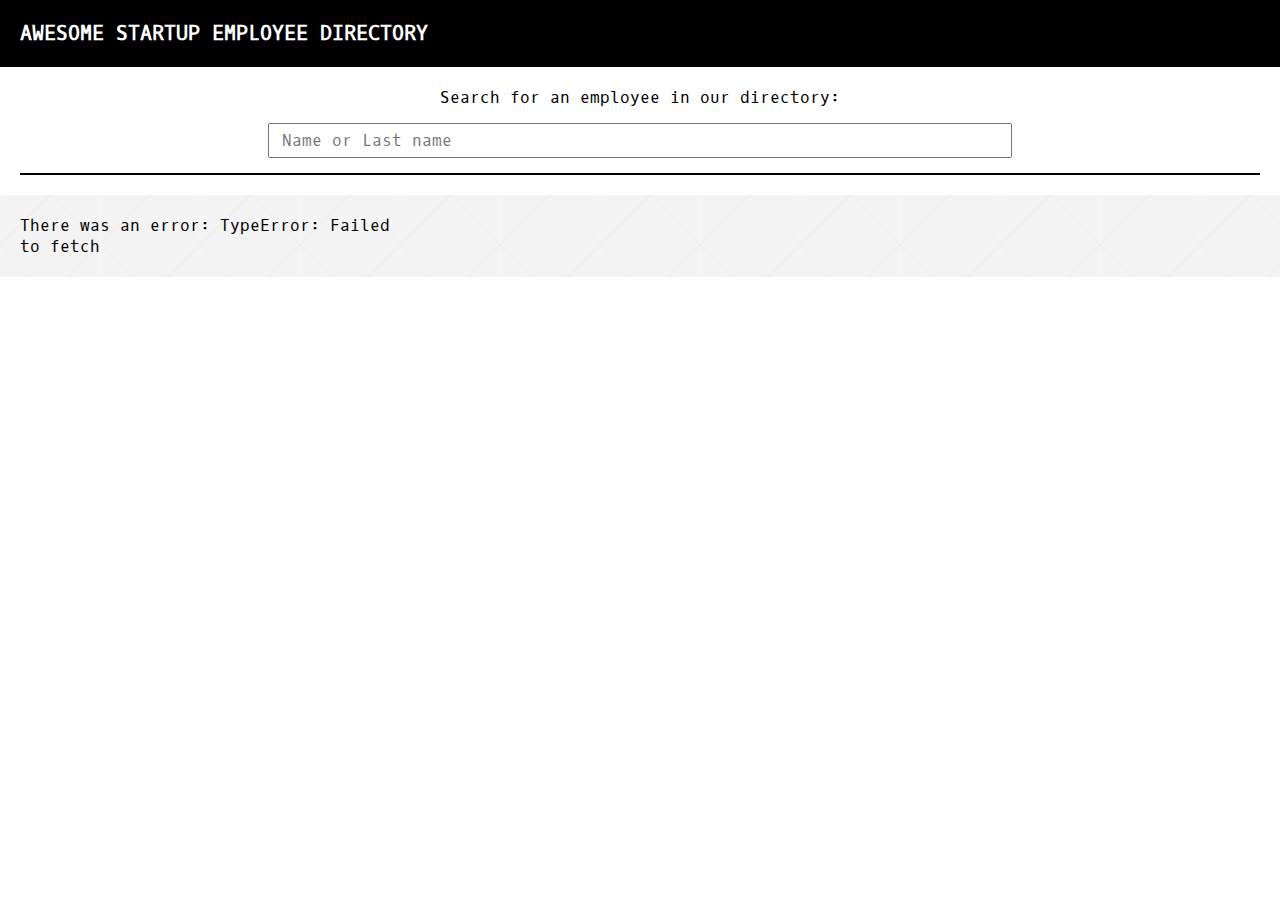
<file: directory/index.html>
<!doctype html>
<html lang="en">
  <head>
    <meta charset="utf-8">
    <meta name="viewport" content="width=device-width, initial-scale=1, shrink-to-fit=no">

    <title>Employee Directory | Awesome Startup</title>

    <link rel="stylesheet" href="css/normalize.css">
    <link href="https://fonts.googleapis.com/css?family=Oxygen+Mono" rel="stylesheet">
    <link rel="stylesheet" href="css/style.css">
  </head>
  <body>
    <header>
      <h1>AWESOME STARTUP EMPLOYEE DIRECTORY</h1>
    </header>

    <section id="modal_section">
      
        
    </section>

    <main>

      <section id="search">
        <label>Search for an employee in our directory:</label>
        <input type="text" id="search_employee" name="search_employee" placeholder="Name or Last name">
      </section>

      <section id="directory">

      </section>

    </main>
    
    <script src="js/app.js"></script>
  </body>
</html>
</file>
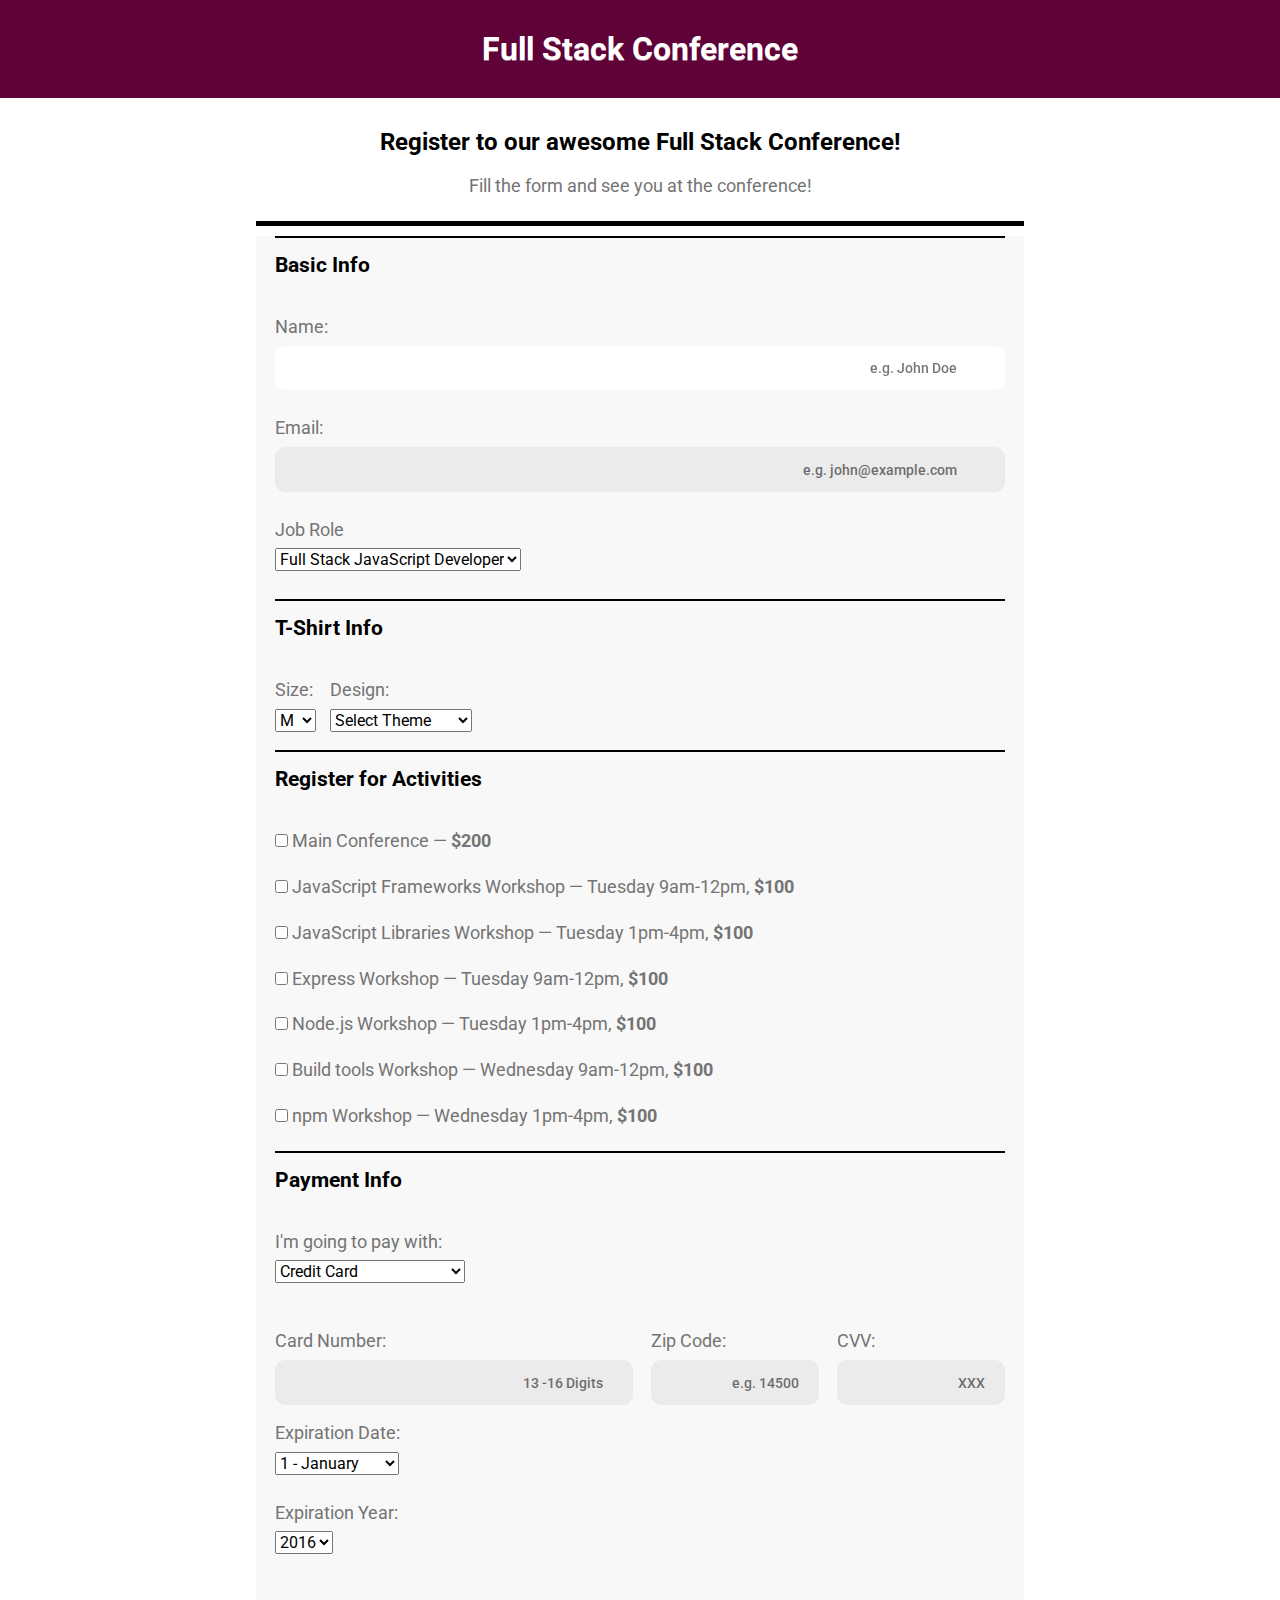
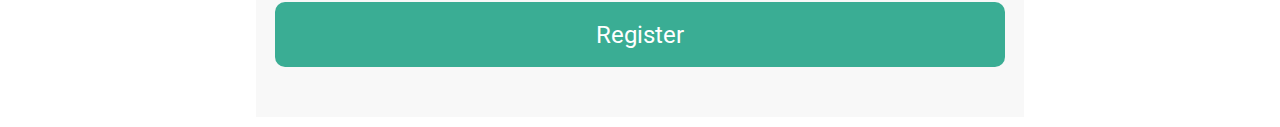
<file: form/index.html>
<!DOCTYPE html>
<html lang="en">
<head>
  <meta charset="utf-8">
  <meta name="viewport" content="width=device-width, initial-scale=1.0">
	<title>Register for Full Stack Conf</title>
  <link href="https://fonts.googleapis.com/css?family=Roboto:400,500,700" rel="stylesheet" type="text/css">
  <link rel="stylesheet" href="css/normalize.css">
	<link rel="stylesheet" href="css/style.css">
</head>
<body>
	<main class="container">
    
    <header>
      
      <h1>Full Stack Conference</h1>
    </header>



    <section id="headings">
      <h2>Register to our awesome Full Stack Conference!</h2>
      <p>Fill the form and see you at the conference!</p>
    </section>

    <form action="index.html" method="post">
              
      <fieldset>         
        <legend>Basic Info</legend>
        
        <label for="name">Name:</label>
        <input type="text" id="name" name="user_name" placeholder="e.g. John Doe">
        
        <label for="mail">Email:</label>
        <input type="email" id="mail" name="user_email" placeholder="e.g. john@example.com">
        
        <label for="title">Job Role</label>
        <select id="title" name="user_title">
          <option value="full-stack js developer">Full Stack JavaScript Developer</option>
          <option value="front-end developer">Front End Developer</option>
          <option value="back-end developer">Back End Developer</option>
          <option value="designer">Designer</option>          
          <option value="student">Student</option>
          <option value="other">Other</option>  
        </select>    
        
        <label for="other-title"></label>
        <input type="text" id="other-title" placeholder="Your Job Role" name="job-role">
          
      </fieldset>
      
      <fieldset class="shirt">
        <legend>T-Shirt Info</legend>
        
        <div>
          <label for="size">Size:</label>
          <select id="size" name="user_size">
            <option value="small">S</option>
            <option value="medium" selected>M</option>
            <option value="large">L</option>
            <option value="extra large">XL</option>
          </select>
        </div>

        <div>
          <label for="design">Design:</label>
          <select id="design" name="user_design">
            <option>Select Theme</option>
            <option value="js puns">Theme - JS Puns</option>
            <option value="heart js">Theme - I &#9829; JS</option>
          </select>
        </div>

        <div id="colors-js-puns" class="">
          <label for="color">Color:</label>
          <select id="color">
            <option value="cornflowerblue">Cornflower Blue (JS Puns shirt only)</option>
            <option value="darkslategrey">Dark Slate Grey (JS Puns shirt only)</option> 
            <option value="gold">Gold (JS Puns shirt only)</option> 
            <option value="tomato">Tomato (I &#9829; JS shirt only)</option>
            <option value="steelblue">Steel Blue (I &#9829; JS shirt only)</option> 
            <option value="dimgrey">Dim Grey (I &#9829; JS shirt only)</option> 
          </select>
        </div>                
      </fieldset>

      <fieldset class="activities">
        <legend>Register for Activities</legend>
        <label><input type="checkbox" name="all"> Main Conference — <strong>$200</strong></label>
        <label><input type="checkbox" name="js-frameworks"> JavaScript Frameworks Workshop — Tuesday 9am-12pm, <strong>$100</strong></label>
        <label><input type="checkbox" name="js-libs"> JavaScript Libraries Workshop — Tuesday 1pm-4pm, <strong>$100</strong></label>
        <label><input type="checkbox" name="express"> Express Workshop — Tuesday 9am-12pm, <strong>$100</strong></label>
        <label><input type="checkbox" name="node"> Node.js Workshop — Tuesday 1pm-4pm, <strong>$100</strong></label>          
        <label><input type="checkbox" name="build-tools"> Build tools Workshop — Wednesday 9am-12pm, <strong>$100</strong></label>
        <label><input type="checkbox" name="npm"> npm Workshop — Wednesday 1pm-4pm, <strong>$100</strong></label>
                  	
      </fieldset>
      <fieldset>
        <legend>Payment Info</legend>

        <label for="payment">I'm going to pay with:</label>
        <select id="payment" name="user_payment">
          <option value="select_method">Select Payment Method</option>
          <option value="credit card">Credit Card</option>
          <option value="paypal">PayPal</option>
          <option value="bitcoin">Bitcoin</option>
        </select>

        <div id="credit-card" class="credit-card">

          <div class="col-6 col">
            <label for="cc-num">Card Number:</label>
        	  <input id="cc-num" name="user_cc-num" type="text" placeholder="13 -16 Digits">
          </div>

          <div class="col-3 col">
            <label for="zip">Zip Code:</label>
            <input id="zip" name="user_zip" type="text" placeholder="e.g. 14500"> 
          </div>

          <div class="col-3 col">
            <label for="cvv">CVV:</label>
            <input id="cvv" name="user_cvv" type="text" placeholder="XXX"> 
          </div>

          <label for="exp-month">Expiration Date:</label>
          <select id="exp-month" name="user_exp-month">
            <option value="1">1 - January</option>
            <option value="2">2 - February</option>
            <option value="3">3 - March</option>
            <option value="4">4 - April</option>
            <option value="5">5 - May</option>
            <option value="6">6 - June</option>
            <option value="7">7 - July</option>
            <option value="8">8 - August</option>
            <option value="9">9 - September</option>
            <option value="10">10 - October</option>
            <option value="11">11 - November</option>	
            <option value="12">12 - December</option>          		          
          </select>
          <label for="exp-year">Expiration Year:</label>
          <select id="exp-year" name="user_exp-year">
            <option value="2016">2016</option>
            <option value="2017">2017</option>
            <option value="2018">2018</option>
            <option value="2019">2019</option>
            <option value="2020">2020</option>        		          
          </select> 	                  	         
        </div>

        <div>
        	<p>If you selected the PayPal option we'll take you to Paypal's site to set up your billing information, when you click “Register” below.</p>
        </div> 

        <div>
        	<p>If you selected the Bitcoin option we'll take you to the Coinbase site to set up your billing information. Due to the nature of exchanging Bitcoin, all Bitcoin transactions will be final.</p>
        </div>                  

      </fieldset>        
        
      <button id="submit" type="submit">Register</button>
      
    </form>

  </main>
  
  <script
  src="https://code.jquery.com/jquery-3.3.1.min.js"
  integrity="sha256-FgpCb/KJQlLNfOu91ta32o/NMZxltwRo8QtmkMRdAu8="
  crossorigin="anonymous"></script>
  <script src="js/app.js"></script>

</body>
</html>
</file>
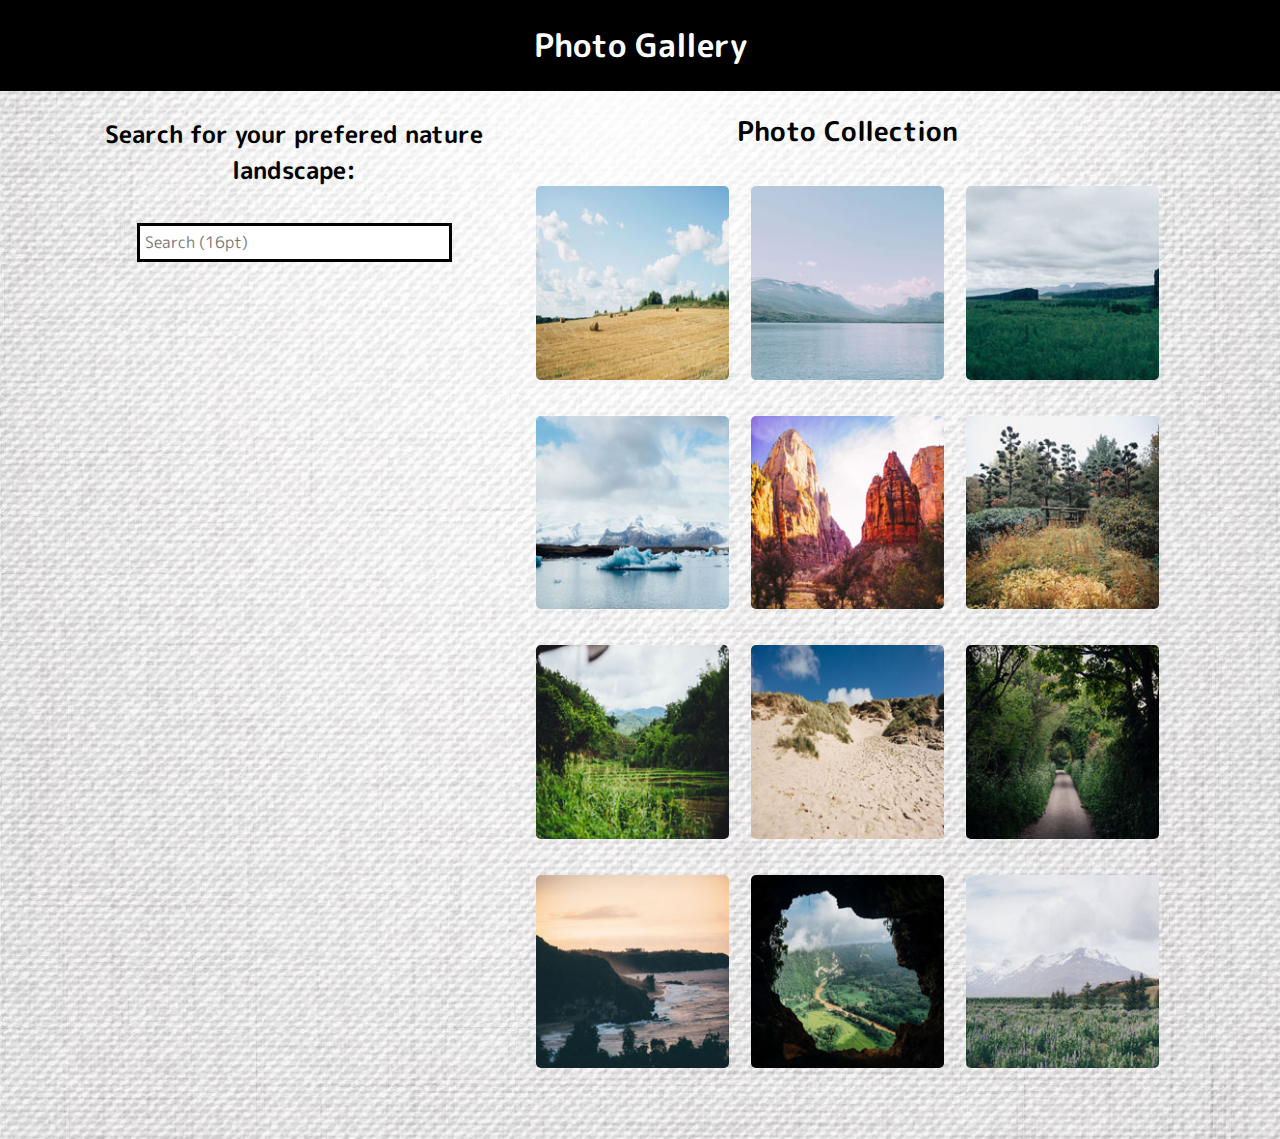
<file: gallery/index.html>
<!doctype html>
<html lang="en">
  <head>
      
    <meta charset="utf-8">
    <meta name="viewport" content="width=device-width, initial-scale=1, shrink-to-fit=no">

    <title>Photo Gallery</title>

    <link rel="stylesheet" href="js/lightbox/css/lightbox.min.css">
    <link rel="stylesheet" href="css/normalize.css">
    <link href="https://fonts.googleapis.com/css?family=M+PLUS+Rounded+1c:500" rel="stylesheet">
    <link rel="stylesheet" href="css/main.css">
  </head>
  <body>
    <header>
        <h1>Photo Gallery</h1>
    </header>

    <main>

        <section id="search_section">
            <label for="string_to_search">Search for your prefered nature landscape:</label>
            <input type="text" id="string_to_search" onkeyup="search();" name="string_to_search" placeholder="Search (16pt)">
        </section>

        <section id="photo_gallery">

            <h2>Photo Collection</h2>

            <a href="photos/01.jpg" data-lightbox="image-1" data-title="Hay Bales <br>I love hay bales. Took this snap on a drive through the countryside past some straw fields.">
                <img src="photos/thumbnails/01.jpg" alt="Hay bales" title="Hay bales">
            </a>
            
            <a href="photos/02.jpg" data-lightbox="image-1" data-title="Lake <br>The lake was so calm today. We had a great view of the snow on the mountains from here.">
                <img src="photos/thumbnails/02.jpg" alt="Lake" title="Lake">
            </a>

            <a href="photos/03.jpg" data-lightbox="image-1" data-title="Canyon <br>I hiked to the top of the mountain and got this picture of the canyon and trees below.">
                <img src="photos/thumbnails/03.jpg" alt="Canyon" title="Canyon">
            </a>

            <a href="photos/04.jpg" data-lightbox="image-1" data-title="Iceberg <br>It was amazing to see an iceberg up close, it was so cold but didn’t snow today.">
                <img src="photos/thumbnails/04.jpg" alt="Iceberg" title="Iceberg">
            </a>

            <a href="photos/05.jpg" data-lightbox="image-1" data-title="Desert <br>The red cliffs were beautiful. It was really hot in the desert but we did a lot of walking through the canyons.">
                <img src="photos/thumbnails/05.jpg" alt="Desert" title="Desert">
            </a>

            <a href="photos/06.jpg" data-lightbox="image-1" data-title="Fall <br>Fall is coming, I love when the leaves on the trees start to change color.">
                <img src="photos/thumbnails/06.jpg" alt="fall" title="fall">
            </a>

            <a href="photos/07.jpg" data-lightbox="image-1" data-title="Plantation <br>I drove past this plantation yesterday, everything is so green!">
                <img src="photos/thumbnails/07.jpg" alt="Plantation" title="Plantation">
            </a>

            <a href="photos/08.jpg" data-lightbox="image-1" data-title="Dunes <br>My summer vacation to the Oregon Coast. I love the sandy dunes!">
                <img src="photos/thumbnails/08.jpg" alt="Dunes" title="Dunes">
            </a>

            <a href="photos/09.jpg" data-lightbox="image-1" data-title="Country side lane <br>We enjoyed a quiet stroll down this countryside lane.">
                <img src="photos/thumbnails/09.jpg" alt="Country side lane" title="Country side lane">
            </a>

            <a href="photos/10.jpg" data-lightbox="image-1" data-title="Sunset <br>Sunset at the coast! The sky turned a lovely shade of orange.">
                <img src="photos/thumbnails/10.jpg" alt="Sunset" title="Sunset">
            </a>

            <a href="photos/11.jpg" data-lightbox="image-1" data-title="Cave <br>I did a tour of a cave today and the view of the landscape below was breathtaking.">
                <img src="photos/thumbnails/11.jpg" alt="Cave" title="Cave">
            </a>

            <a href="photos/12.jpg" data-lightbox="image-1" data-title="Bluebells <br>I walked through this meadow of bluebells and got a good view of the snow on the mountain before the fog came in.">
                <img src="photos/thumbnails/12.jpg" alt="Bluebells" title="Bluebells">
            </a>

        </section>

    </main>

    <script src="https://code.jquery.com/jquery-3.3.1.min.js" integrity="sha256-FgpCb/KJQlLNfOu91ta32o/NMZxltwRo8QtmkMRdAu8=" crossorigin="anonymous"></script>
    <script src="js/lightbox/js/lightbox.min.js"></script>
    <script>lightbox.option({
        wrapAround: true,
        positionFromTop: 65,
        imageFadeDuration: 500
    })</script>
    <script src="js/app.js"></script>
  </body>
</html>
</file>
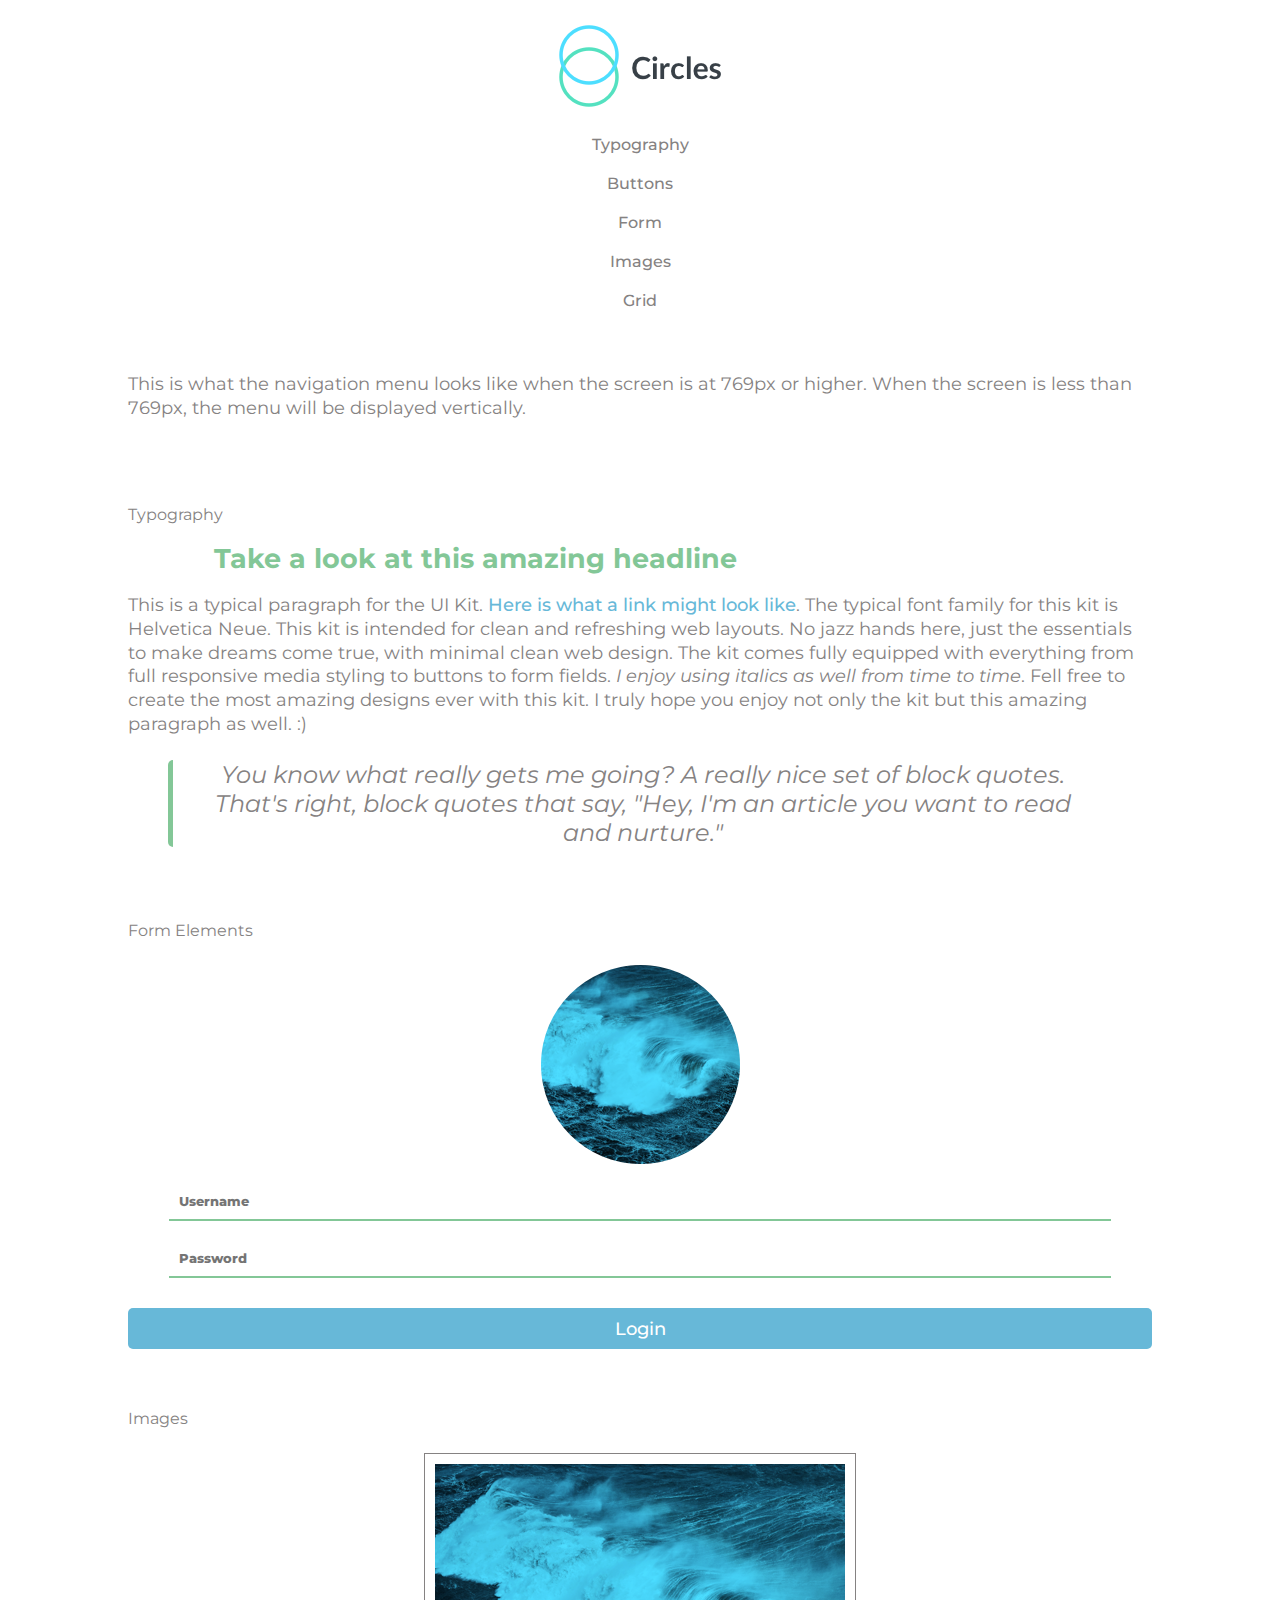
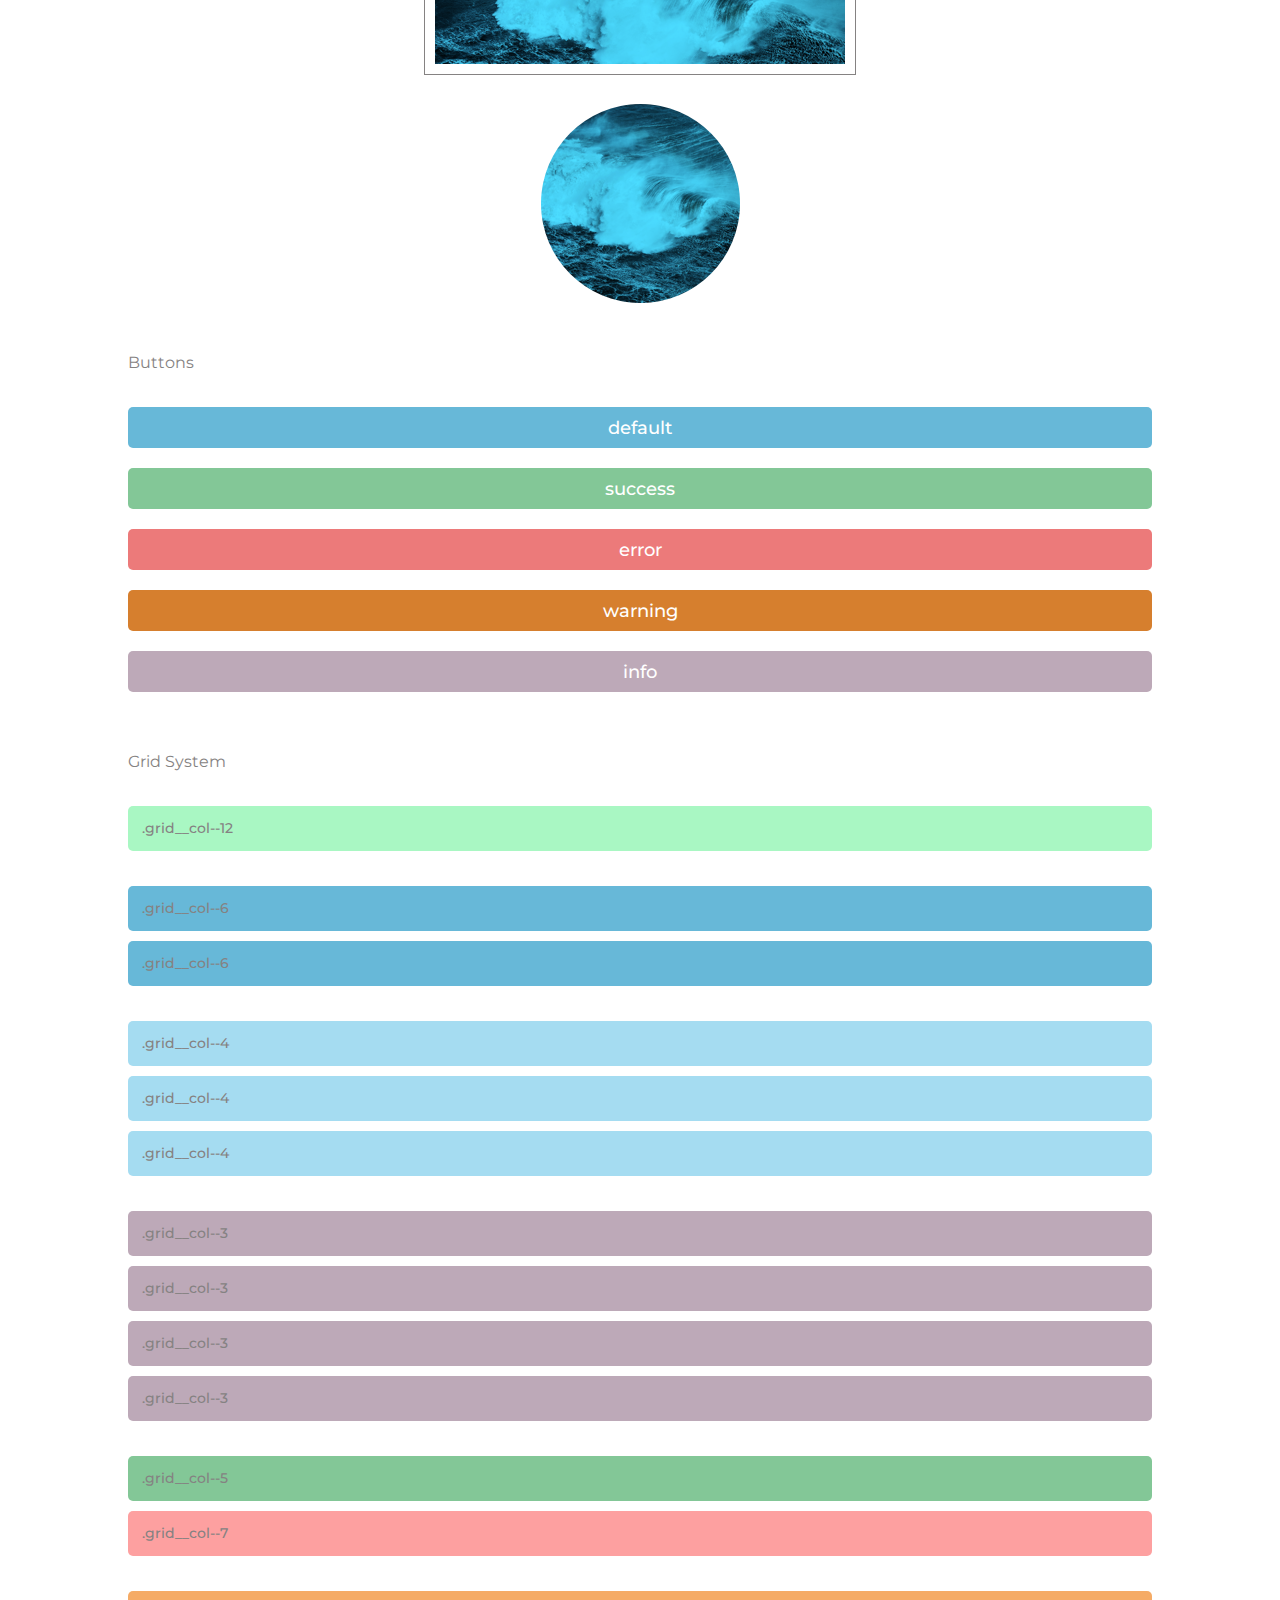
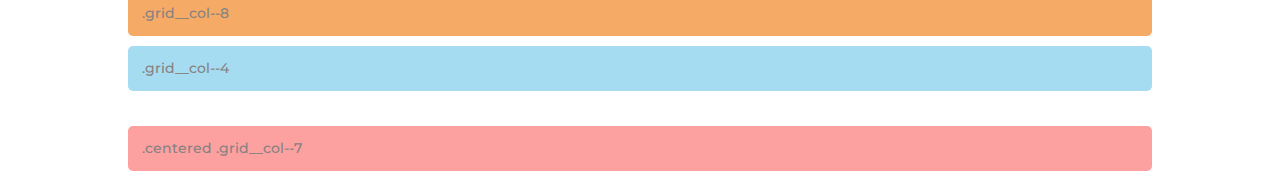
<file: styleGuide/index.html>
<!doctype html>
<html lang="en">

<head>
  <meta charset="utf-8">
  <title>Circles UI Kit</title>
  <meta name="viewport" content="width=device-width, initial-scale=1">
  <link rel="stylesheet" href="css/style.css">
  <link href="https://fonts.googleapis.com/css?family=Montserrat:400,500" rel="stylesheet">
</head>
<!-- 
    List of classes used

    Grid:
    .container         done
    .grid__row         done
    .grid__col--2
    .grid__col--3
    .grid__col--4
    .grid__col--5
    .grid__col--6
    .grid__col--7
    .grid__col--8
    .grid__col--9
    .grid__col--10
    .grid__col--11
    .grid__col--12
    .centered
    .theme__colors

    Typography:
    .container           done
    .link                done
    .blockquote          done
    .headline--primary    done
    .headline--secondary  Done

    Image:
    .img--logo          done
    .img--frame          done
    .img--avatar          done

    Navigation:
    .nav__item             done

    Buttons:
    .btn--default         done
    .btn--success         done
    .btn--error           done
    .btn--warning          done
    .btn--info             done
    .theme__colors

    Forms:
    .form                   done
    .form__label--hidden    done
    .form__input            done

  -->

<body class="container">
  <div class="grid__row">
    <div class="grid__col--3">
      <a class="link" href="/">
          <img class="img--logo" alt="circles logo" src="images/logo.png">
        </a>
    </div>
    <div class="grid__col--9">
      <nav role="navigation">
        <ul class="nav">
          <li class="nav__item"><a href="#type">Typography</a></li>
          <li class="nav__item"><a href="#buttons">Buttons</a></li>
          <li class="nav__item"><a href="#forms">Form</a></li>
          <li class="nav__item"><a href="#images">Images</a></li>
          <li class="nav__item"><a href="#grid">Grid</a></li>
        </ul>
      </nav>
    </div>
  </div>

  <div class="grid__row">
    <div class="grid__col--12">
      <div class="card">
        <p>This is what the navigation menu looks like when the screen is at 769px or higher. When the screen is less than 769px,
          the menu will be displayed vertically.</p>
      </div>
    </div>
  </div>

  <div class="grid__row">
    <div class="grid__col--8">
      <div class="card">
        <h4 id="type" class="headline--secondary">Typography</h4>
        <h1 class="headline--primary">Take a look at this amazing headline</h1>
        <p>This is a typical paragraph for the UI Kit. <a href="#" class="link">Here is what a link might look like</a>. The
          typical font family for this kit is Helvetica Neue. This kit is intended for clean and refreshing web layouts.
          No jazz hands here, just the essentials to make dreams come true, with minimal clean web design. The kit comes
          fully equipped with everything from full responsive media styling to buttons to form fields. <em>I enjoy using italics as well from time to time</em>.
          Fell free to create the most amazing designs ever with this kit. I truly hope you enjoy not only the kit but this
          amazing paragraph as well. :)</p>
        <blockquote class="blockquote">You know what really gets me going? A really nice set of block quotes. That's right, block quotes that say, "Hey,
          I'm an article you want to read and nurture."</blockquote>
      </div>
    </div>
    <div class="grid__col--4">
      <form class="form">
        <legend id="forms" class="headline--secondary">Form Elements</legend>
        <img class="img--avatar" src="images/avatar.png" alt="Avatar">
        <label class="form__label--hidden" for="username">Username:</label>
        <input class="form__input" type="text" id="username" placeholder="Username">
        <label class="form__label--hidden" for="password">Password:</label>
        <input class="form__input" type="password" id="password" placeholder="Password">
        <button class="btn--default theme__colors" type="submit" value="Login">Login</button>
      </form>
    </div>
  </div>

  <h4 id="images" class="headline--secondary">Images</h4>

  <div class="grid__row">
    <div class="grid__col--6">
      <img class="img--frame" src="images/image.png" alt="sample image">
    </div>
    <div class="grid__col--6">
      <img class="img--avatar" src="images/avatar.png" alt="Avatar">
    </div>
  </div>

  <h4 id="buttons" class="headline--secondary">Buttons</h4>

  <div class="grid__row">
    <div class="grid__col--12">
      <button class="btn--default theme__colors">default</button>
      <button class="btn--success theme__colors">success</button>
      <button class="btn--error theme__colors">error</button>
      <button class="btn--warning theme__colors">warning</button>
      <button class="btn--info theme__colors">info</button>
    </div>
  </div>

  <h4 id="grid" class="headline--secondary">Grid System</h4>

  <div class="grid__row">
    <div class="grid__col--12 theme__colors">.grid__col--12</div>
  </div>
  <div class="grid__row">
    <div class="grid__col--6 theme__colors">.grid__col--6</div>
    <div class="grid__col--6 theme__colors">.grid__col--6</div>
  </div>
  <div class="grid__row">
    <div class="grid__col--4 theme__colors">.grid__col--4</div>
    <div class="grid__col--4 theme__colors">.grid__col--4</div>
    <div class="grid__col--4 theme__colors">.grid__col--4</div>
  </div>
  <div class="grid__row">
    <div class="grid__col--3 theme__colors">.grid__col--3</div>
    <div class="grid__col--3 theme__colors">.grid__col--3</div>
    <div class="grid__col--3 theme__colors">.grid__col--3</div>
    <div class="grid__col--3 theme__colors">.grid__col--3</div>
  </div>
  <div class="grid__row">
    <div class="grid__col--5 theme__colors">.grid__col--5</div>
    <div class="grid__col--7 theme__colors">.grid__col--7</div>
  </div>
  <div class="grid__row">
    <div class="grid__col--8 theme__colors">.grid__col--8</div>
    <div class="grid__col--4 theme__colors">.grid__col--4</div>
  </div>
  <div class="grid__row">
    <div class="grid__col--7 theme__colors centered">.centered .grid__col--7</div>
  </div>

</body>

</html>
</file>
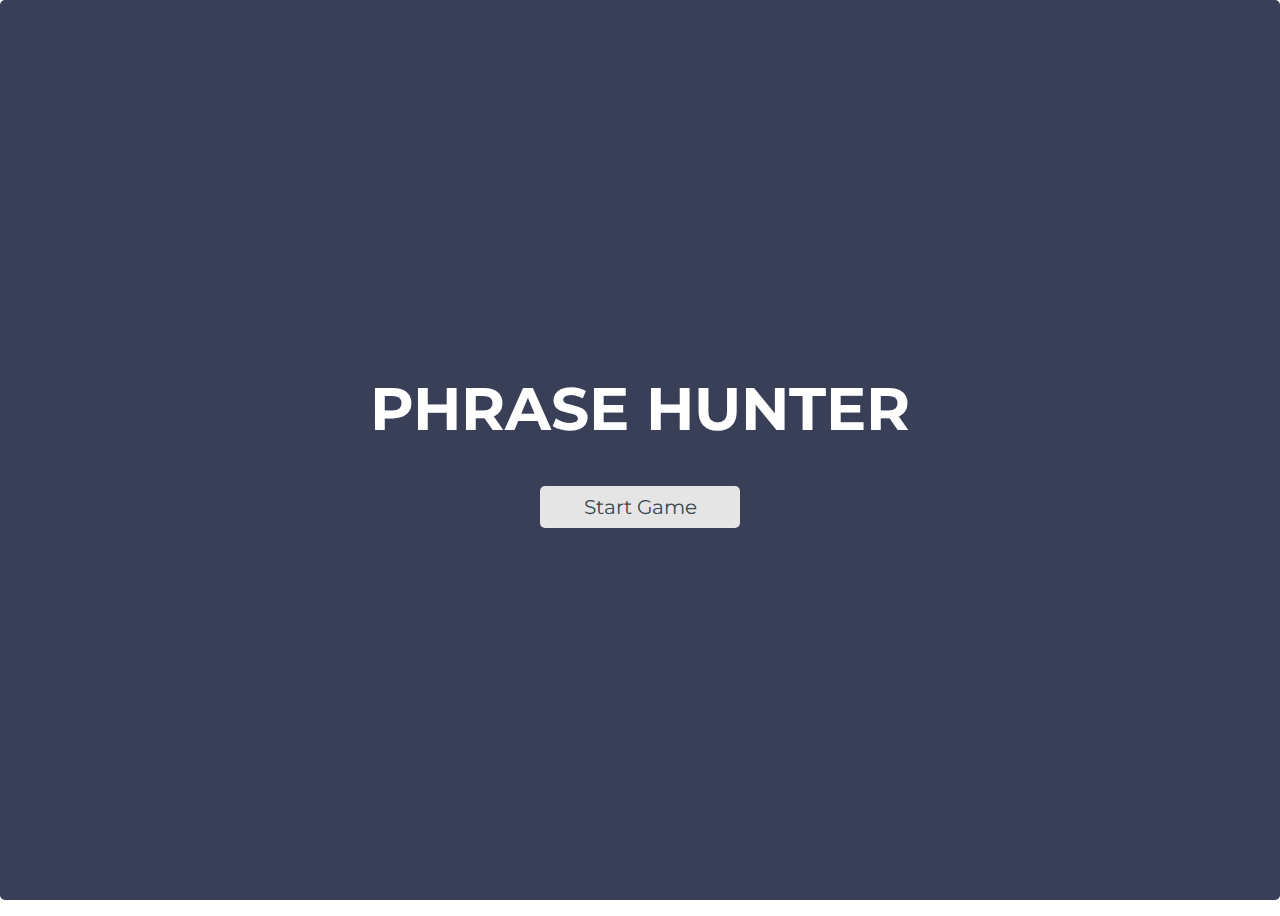
<file: wheel/index.html>
<!DOCTYPE html>
<html lang="en">
	<head>
		<meta charset="utf-8">
		<title>Phrase Hunter</title>
		<meta name="viewport" content="width=device-width, initial-scale=1.0">
		<link href="css/styles.css" rel="stylesheet">
		<link href="css/animate.css" rel="stylesheet">
		<link href="https://fonts.googleapis.com/css?family=Montserrat" rel="stylesheet">
	</head>

	<body>
		<div class="main-container">
			<div id="overlay" class="start">
				<h2 class="title">Phrase Hunter</h2>
				<h1 id="game-over-message"></h1>
				<button id="btn__reset">Start Game</button>
			</div>

			<div id="banner" class="section">
				<h2 class="header">Phrase Hunter</h2>
			</div>

			<div id="phrase" class="section">
				<ul></ul>
			</div>

			<div id="qwerty" class="section">
				<div class="keyrow">
					<button class="key">q</button>
					<button class="key">w</button>
					<button class="key">e</button>
					<button class="key">r</button>
					<button class="key">t</button>
					<button class="key">y</button>
					<button class="key">u</button>
					<button class="key">i</button>
					<button class="key">o</button>
					<button class="key">p</button>
				</div>

				<div class="keyrow">
					<button class="key">a</button>
					<button class="key">s</button>
					<button class="key">d</button>
					<button class="key">f</button>
					<button class="key">g</button>
					<button class="key">h</button>
					<button class="key">j</button>
					<button class="key">k</button>
					<button class="key">l</button>
				</div>

				<div class="keyrow">
					<button class="key">z</button>
					<button class="key">x</button>
					<button class="key">c</button>
					<button class="key">v</button>
					<button class="key">b</button>
					<button class="key">n</button>
					<button class="key">m</button>
				</div>
			</div>

			<div id="scoreboard" class="section">
				<ol>
					<li class="tries"><img src="images/liveHeart.png" alt="Heart Icon" height="35" width="30"></li>
					<li class="tries"><img src="images/liveHeart.png" alt="Heart Icon" height="35" width="30"></li>
					<li class="tries"><img src="images/liveHeart.png" alt="Heart Icon" height="35" width="30"></li>
					<li class="tries"><img src="images/liveHeart.png" alt="Heart Icon" height="35" width="30"></li>
					<li class="tries"><img src="images/liveHeart.png" alt="Heart Icon" height="35" width="30"></li>
				</ol>
			</div>
		</div>
		<script src="js/Game.js"></script>
		<script src="js/Phrase.js"></script>
		<script src="js/app.js"></script>
	</body>
</html>
</file>
<file: directory/css/style.css>
/********** GENERAL  *************/

* {
    box-sizing: border-box;
    font-family: 'Oxygen Mono', monospace;
}

h1 {
    margin: 0;
    padding: 20px;
    font-size: 1.25rem;
}

/********** HEADER *************/

header {
    background-color: #000;
    color: #fff;
}

/********** SEARCH INPUT *************/

#search {
    margin: 20px;
    text-align: center;
    border-bottom: 2px solid #000;
}

#search_employee {
    margin: 15px 0;
    height: 35px;
    width: 60%;
}

label {
    display: block;
}

#search_employee::placeholder {
    padding-left: 10px;
}

/********** DIRECTORY *************/

#directory {
    padding: 20px;
    background-image: url(../img/agsquare.png);
    display: grid;
    grid-template-columns: 1fr;
    grid-template-rows: repeat(auto-fit, 1fr);
    grid-gap: 25px;
}

.card {
    margin: 0;
    display: flex;
    background-color: #fff;
    position: relative;
}

.card img,
.modal_card img {
    margin: 25px 25px;
    border-radius: 50%;
}

.modal_card img {
    width: 100px;
    height: 100px;
}

.card img {
    width: 75px;
    height: 75px;
    margin: 25px 10px;
}

.card h3 {
    margin-top: 35px;
    margin-bottom: 15px;
}

.card p {
    font-size: 13px;
}

.card p,
.modal_card p {
    margin-top: 5px;
    margin-bottom: 5px;
    color: rgb(131, 125, 125);
}

.card p:last-child {
    margin-bottom: 25px;
}

.card_overlay {
    position: absolute;
    top: 0;
    bottom: 0;
    left: 0;
    right: 0;
    z-index: 1;
}

.card_overlay:hover {
    background-color: rgba(248, 248, 248, .35);
}



/********** MODAL *************/

.modal {
    width: 100%;
    height: 100%;
    background-color: rgba(0, 0, 0, .75);
    position: fixed;
    top: 0;
    left: 0;
    z-index: 2;
}

.modal_card {
    position: fixed;
    top: 5vh;
    left: 0;
    right: 0;
    width: 280px;
    height: 420px;
    margin: 15% auto;
    background-color: #fff;
    z-index: 3;
    text-align: center;
    padding: 15px 5px;
}

.left_arrow,
.right_arrow,
.close_modal {
    position: absolute;
}

.modal_card .left_arrow,
.modal_card .right_arrow {
    font-size: 3rem;
    padding: 10px;
    top: 40%;
    color:rgb(250, 245, 245);
    border-radius: 5px;
}

.left_arrow:hover,
.right_arrow:hover {
    background-color: rgba(248, 248, 248, .35);
}

.modal_card .left_arrow {
    left: -50px;
}

.modal_card .right_arrow {
    right: -50px;
}

.close_modal {
    top: 0;
    right: 30px;
    font-weight: 600;
    font-size: 1.5rem;
}

.close_modal:hover,
.left_arrow:hover,
.right_arrow:hover {
    cursor: pointer;
}

.modal_card div:first-child {
    border-bottom: 1px solid grey; 
}

.modal_card div {
    padding: 10px;
}

.modal_card p {
    margin: 10px 0;
}

.modal_card img {
    margin: 10px;
}




/********** MOBILE RESPONSIVENESS *************/

@media (min-width: 760px) {
    
    #directory {
        grid-template-columns: 1fr 1fr;
        grid-gap: 50px;
    }

    .card {
        margin: 0;
    }

    .card p {
        font-size: 1rem;
    }

    .modal_card {
        margin-top: 10%;
    }
}

/********** DESKTOP RESPONSIVENESS *************/

@media (min-width: 1275px) {
    #directory {
        grid-template-columns: repeat(3, 1fr);
        grid-gap: 30px;
    }

    
}
</file>
<file: form/css/style.css>
/* ================================= 
  Base Element Styles
==================================== */

* {
  box-sizing: border-box;
}

body,
input,
button {
 font-family: 'Roboto', sans-serif;
}

body {
  font: 1em/1.5;
  background-color: #fff;
}

header {
	padding: 30px 0;
	text-align: center;  
	background-color: rgb(95, 2, 55);
	color: #fff;
}

h1 {
	font-size: 2em;
	text-shadow: 0 1px 0 rgba(255, 255, 255, 0.45);
	margin: 0;
}

h2 {
	font-size: 1.5rem;
	display: inline-block;
	
}

#headings {
	text-align: center;
	border-bottom: 5px solid #000;
	width: 95%;
	margin: auto;
	margin-bottom: 5px;
}

#headings p {
	margin-top: 0;
	margin-bottom: 25px;
}

#headings p,
label {
	color: rgb(116, 116, 116);
	font-size: 1.1rem;
}

a {
  text-decoration: none;
}

/* ================================= 
  Form Element Styles
==================================== */

form {
	margin: 0;
	background-color: rgb(248, 248, 248);
}

fieldset,
legend,
button {
	padding: 0;
	border: none;
}

fieldset {
    margin: 0 2.5%;
    border:0;
    padding-left:0;
    padding-right:0;
}

label {
    margin: 10px 0;
	display: block;
	margin-bottom: .5em;
}

button {
	font-size: 1.25em;	
}

legend {
    padding: 10px 0;
    font-size: 1.3em;
    width: 100%;
	border-top: 2px solid #000;
	font-weight: 700;
	margin-bottom: 20px;
	padding-top: 15px;

}

input[type="text"],
input[type="email"],
legend {
	width: 100%;
}

input[type="text"],
input[type="email"] {
	border-radius: 10px;
}


input::placeholder {
    text-align: right;
    padding-right: 5%;
    font-size: .89em;
}

input,
select {
	margin-bottom: 1.125em;	
}

input {
	font-size: 1em;
	font-weight: 500;
	padding: .8em;
	background-color: rgb(235, 235, 235);
	border: none;
	outline: none;
}

input:focus {
	background: #fff;
}

input[type="checkbox"],
input[type="radio"] {
	display: inline-block;
}

#submit {
    height: 65px;
    font-size: 1.5rem;
	color:#fff;
    margin-top: 30px;
    border-radius: 10px;
    background-color: rgb(58, 173, 148);
	border:0;
	margin-bottom: 50px;
	cursor: pointer;
	width: 95%;
	margin-left: 2.5%;
	margin-right: 2.5%;
}

#submit:hover {
	background: #184c62;
}

/* ================================= 
  Page Styles
==================================== */

.container {
	margin: auto;
}

.shirt div {
	float: left;
	margin-right: .85em;
}

.interests input {
	margin-bottom: 0;
}

.credit-card {
	margin-top: 1.25em;
}

.flag {
	font-size: 1.3rem;
	font-weight: 700;
}

.total_topay {
	color: #184c62;
}

/* ================================= 
  Helper Classes
==================================== */

.is-hidden {
	display: none;
}

.is-disabled {
	color: rgb(209, 205, 205);
}

.clearfix::after {
  content: " ";
  display: table;
  clear: both;
}

/* ================================= 
  Validation messages
==================================== */

.val_msg {
	color: rgb(167, 40, 40);
	font-size: 1rem;
	margin-top: 0;
}

.err_decoration {
	border: 2px solid rgb(167, 40, 40);
}

.correct_decoration {
	border: 2px solid rgb(24, 138, 20);
}
/* ================================= 
  Media Queries
==================================== */


@media (min-width: 768px) {

	#headings,
	form {
		width: 60%;
		margin: 10px auto;
	}
	
	.col {
		float: left;
	}
	.col + .col {
		margin-left: 2.5%;
	}
	.col-3 {
		width: 23%;
	}
	.col-6 {
		width: 49%;
	}
}
</file>
<file: gallery/css/main.css>
/****** GENERAL  ***********/

header,
h2,
#search_section {
text-align: center; 
}

main {
    width: 90%;
    margin: 0 auto;
}

/*  HEADER   */

body {
    font-family: 'M PLUS Rounded 1c', sans-serif;
    background-image: url(../photos/bk-img.jpg);
    background-repeat: no-repeat;
    background-size: cover;
    padding-bottom: 50px;
}

header {
    background-color: rgb(0, 0, 0);
    color: #fff;
    
}

h1 {
    margin: 0;
    padding: 22px 0;
}

h2 {
    margin-top: 20px;
    margin-bottom: 10px;
}


/****** SEARCH SECTION  ***********/
#search_section label,
#search_section input {
    margin: 20px auto 10px;
    padding: 5px;
}

#search_section {
    display: flex;
    flex-direction: column;
    border-bottom: 3px solid rgb(146, 146, 146);
    padding-bottom: 10px;
}

#search_section label {
    font-size: 1.3rem;
    font-weight: 600;
}

#string_to_search {
    width: 50%;
    border: 3px solid #000;
    margin-bottom: 20px;
}

/****** PHOTO GALLERY  ***********/

#photo_gallery {
    display: flex;
    flex-wrap: wrap;
    justify-content: space-around;
    
}

#photo_gallery h2 {
    flex-basis: 100%;
}

#photo_gallery a {
    margin-top: 15px;
    margin-bottom: 15px;
    flex-basis: 40%;
}

#photo_gallery img {
    width: 100%;
    border-radius: 5px;
}

/****** Search text  ***********/

.search_text {
    display: none;
}


/** MEDIA QUERIES **/

@media (min-width: 700px) {

    #photo_gallery a {
        flex-basis: 30%;
    }

}

@media (min-width: 1100px) {

    main {
        display: flex;
        
    }

    #search_section {
        flex-basis: 40%;
        border-bottom: none;
    }

    #string_to_search {
        width: 65%;
    }

    #search_section label {
        font-size: 1.5rem;
    }

    h2 {
        font-size: 1.7rem;
        margin-bottom: 20px;
    }

    #photo_gallery {
        flex-basis: 56%;
    }

    

}
</file>
<file: styleGuide/css/style.css>
/** FONT STYLES **************/
/** ** COLORS **********/
/**   FONT SIZES   ***********/
/****  GUTTERS  ************/
/*****  Breakpoints ************/
.grid__col--12.theme__colors, .grid__col--8.theme__colors, .grid__col--7.theme__colors, .grid__col--6.theme__colors, .grid__col--5.theme__colors, .grid__col--4.theme__colors, .grid__col--3.theme__colors, p {
  text-align: left;
}

ul {
  text-align: center;
}

.nav__item a, .img--avatar, .img--logo, .form__input {
  display: block;
}

/*! normalize.css v4.1.1 | MIT License | github.com/necolas/normalize.css */
/**
 * 1. Change the default font family in all browsers (opinionated).
 * 2. Prevent adjustments of font size after orientation changes in IE and iOS.
 */
html {
  font-family: sans-serif;
  /* 1 */
  -ms-text-size-adjust: 100%;
  /* 2 */
  -webkit-text-size-adjust: 100%;
  /* 2 */
}

/**
 * Remove the margin in all browsers (opinionated).
 */
body {
  margin: 0;
}

/* HTML5 display definitions
   ========================================================================== */
/**
 * Add the correct display in IE 9-.
 * 1. Add the correct display in Edge, IE, and Firefox.
 * 2. Add the correct display in IE.
 */
article,
aside,
details,
figcaption,
figure,
footer,
header,
main,
menu,
nav,
section,
summary {
  /* 1 */
  display: block;
}

/**
 * Add the correct display in IE 9-.
 */
audio,
canvas,
progress,
video {
  display: inline-block;
}

/**
 * Add the correct display in iOS 4-7.
 */
audio:not([controls]) {
  display: none;
  height: 0;
}

/**
 * Add the correct vertical alignment in Chrome, Firefox, and Opera.
 */
progress {
  vertical-align: baseline;
}

/**
 * Add the correct display in IE 10-.
 * 1. Add the correct display in IE.
 */
template,
[hidden] {
  display: none;
}

/* Links
   ========================================================================== */
/**
 * 1. Remove the gray background on active links in IE 10.
 * 2. Remove gaps in links underline in iOS 8+ and Safari 8+.
 */
a {
  background-color: transparent;
  /* 1 */
  -webkit-text-decoration-skip: objects;
  /* 2 */
}

/**
 * Remove the outline on focused links when they are also active or hovered
 * in all browsers (opinionated).
 */
a:active,
a:hover {
  outline-width: 0;
}

/* Text-level semantics
   ========================================================================== */
/**
 * 1. Remove the bottom border in Firefox 39-.
 * 2. Add the correct text decoration in Chrome, Edge, IE, Opera, and Safari.
 */
abbr[title] {
  border-bottom: none;
  /* 1 */
  text-decoration: underline;
  /* 2 */
  text-decoration: underline dotted;
  /* 2 */
}

/**
 * Prevent the duplicate application of `bolder` by the next rule in Safari 6.
 */
b,
strong {
  font-weight: inherit;
}

/**
 * Add the correct font weight in Chrome, Edge, and Safari.
 */
b,
strong {
  font-weight: bolder;
}

/**
 * Add the correct font style in Android 4.3-.
 */
dfn {
  font-style: italic;
}

/**
 * Correct the font size and margin on `h1` elements within `section` and
 * `article` contexts in Chrome, Firefox, and Safari.
 */
h1 {
  font-size: 2em;
  margin: 0.67em 0;
}

/**
 * Add the correct background and color in IE 9-.
 */
mark {
  background-color: #ff0;
  color: #000;
}

/**
 * Add the correct font size in all browsers.
 */
small {
  font-size: 80%;
}

/**
 * Prevent `sub` and `sup` elements from affecting the line height in
 * all browsers.
 */
sub,
sup {
  font-size: 75%;
  line-height: 0;
  position: relative;
  vertical-align: baseline;
}

sub {
  bottom: -0.25em;
}

sup {
  top: -0.5em;
}

/* Embedded content
   ========================================================================== */
/**
 * Remove the border on images inside links in IE 10-.
 */
img {
  border-style: none;
}

/**
 * Hide the overflow in IE.
 */
svg:not(:root) {
  overflow: hidden;
}

/* Grouping content
   ========================================================================== */
/**
 * 1. Correct the inheritance and scaling of font size in all browsers.
 * 2. Correct the odd `em` font sizing in all browsers.
 */
code,
kbd,
pre,
samp {
  font-family: monospace, monospace;
  /* 1 */
  font-size: 1em;
  /* 2 */
}

/**
 * Add the correct margin in IE 8.
 */
figure {
  margin: 1em 40px;
}

/**
 * 1. Add the correct box sizing in Firefox.
 * 2. Show the overflow in Edge and IE.
 */
hr {
  box-sizing: content-box;
  /* 1 */
  height: 0;
  /* 1 */
  overflow: visible;
  /* 2 */
}

/* Forms
   ========================================================================== */
/**
 * 1. Change font properties to `inherit` in all browsers (opinionated).
 * 2. Remove the margin in Firefox and Safari.
 */
button,
input,
select,
textarea {
  font: inherit;
  /* 1 */
  margin: 0;
  /* 2 */
}

/**
 * Restore the font weight unset by the previous rule.
 */
optgroup {
  font-weight: bold;
}

/**
 * Show the overflow in IE.
 * 1. Show the overflow in Edge.
 */
button,
input {
  /* 1 */
  overflow: visible;
}

/**
 * Remove the inheritance of text transform in Edge, Firefox, and IE.
 * 1. Remove the inheritance of text transform in Firefox.
 */
button,
select {
  /* 1 */
  text-transform: none;
}

/**
 * 1. Prevent a WebKit bug where (2) destroys native `audio` and `video`
 *    controls in Android 4.
 * 2. Correct the inability to style clickable types in iOS and Safari.
 */
button,
html [type=button],
[type=reset],
[type=submit] {
  -webkit-appearance: button;
  /* 2 */
}

/**
 * Remove the inner border and padding in Firefox.
 */
button::-moz-focus-inner,
[type=button]::-moz-focus-inner,
[type=reset]::-moz-focus-inner,
[type=submit]::-moz-focus-inner {
  border-style: none;
  padding: 0;
}

/**
 * Restore the focus styles unset by the previous rule.
 */
button:-moz-focusring,
[type=button]:-moz-focusring,
[type=reset]:-moz-focusring,
[type=submit]:-moz-focusring {
  outline: 1px dotted ButtonText;
}

/**
 * Change the border, margin, and padding in all browsers (opinionated).
 */
fieldset {
  border: 1px solid #c0c0c0;
  margin: 0 2px;
  padding: 0.35em 0.625em 0.75em;
}

/**
 * 1. Correct the text wrapping in Edge and IE.
 * 2. Correct the color inheritance from `fieldset` elements in IE.
 * 3. Remove the padding so developers are not caught out when they zero out
 *    `fieldset` elements in all browsers.
 */
legend {
  box-sizing: border-box;
  /* 1 */
  color: inherit;
  /* 2 */
  display: table;
  /* 1 */
  max-width: 100%;
  /* 1 */
  padding: 0;
  /* 3 */
  white-space: normal;
  /* 1 */
}

/**
 * Remove the default vertical scrollbar in IE.
 */
textarea {
  overflow: auto;
}

/**
 * 1. Add the correct box sizing in IE 10-.
 * 2. Remove the padding in IE 10-.
 */
[type=checkbox],
[type=radio] {
  box-sizing: border-box;
  /* 1 */
  padding: 0;
  /* 2 */
}

/**
 * Correct the cursor style of increment and decrement buttons in Chrome.
 */
[type=number]::-webkit-inner-spin-button,
[type=number]::-webkit-outer-spin-button {
  height: auto;
}

/**
 * 1. Correct the odd appearance in Chrome and Safari.
 * 2. Correct the outline style in Safari.
 */
[type=search] {
  -webkit-appearance: textfield;
  /* 1 */
  outline-offset: -2px;
  /* 2 */
}

/**
 * Remove the inner padding and cancel buttons in Chrome and Safari on OS X.
 */
[type=search]::-webkit-search-cancel-button,
[type=search]::-webkit-search-decoration {
  -webkit-appearance: none;
}

/**
 * Correct the text style of placeholders in Chrome, Edge, and Safari.
 */
::-webkit-input-placeholder {
  color: inherit;
  opacity: 0.54;
}

ul {
  padding: 0;
}

li {
  text-decoration: none;
}

/**
 * 1. Correct the inability to style clickable types in iOS and Safari.
 * 2. Change font properties to `inherit` in Safari.
 */
::-webkit-file-upload-button {
  -webkit-appearance: button;
  /* 1 */
  font: inherit;
  /* 2 */
}

ul {
  list-style: none;
}

p {
  margin: 10px 0;
  line-height: 1.35;
}

.grid__row {
  font-size: 1.1rem;
  margin: 25px 0;
  display: flex;
  flex-wrap: wrap;
  flex-direction: column;
}
@media (min-width: 1400px) {
  .grid__row {
    justify-content: space-between;
    flex-direction: row;
  }
}

@media (min-width: 1400px) {
  .grid__col--3 {
    flex-basis: 25%;
    margin-left: 5%;
  }
}

@media (min-width: 1400px) {
  .grid__col--4 {
    flex-basis: 30%;
  }
}

@media (min-width: 1400px) {
  .grid__col--6 {
    margin-left: 5%;
    margin-right: auto;
  }
}

@media (min-width: 1400px) {
  .grid__col--8 {
    flex-basis: 60%;
  }
}

@media (min-width: 1400px) {
  .grid__col--9 {
    flex-basis: 50%;
    margin: 0 auto;
  }
}
@media (min-width: 1400px) {
  .grid__col--9 ul {
    justify-content: space-around;
    display: flex;
    flex-wrap: wrap;
    margin-right: 10%;
  }
}

@media (min-width: 1400px) {
  .grid__col--12 {
    flex-basis: 100%;
    justify-content: space-around;
    display: flex;
    flex-wrap: wrap;
    margin-top: 25px;
  }
}
.grid__col--12 button {
  flex-basis: 16%;
}

.grid__col--3.theme__colors {
  margin-top: 10px;
  font-size: 0.9rem;
  padding: 13.5px;
  font-weight: 500;
  border-radius: 5px;
  background-color: #bda9b8;
}
@media (min-width: 1400px) {
  .grid__col--3.theme__colors {
    flex-basis: 22%;
    text-align: center;
    margin-left: 0;
  }
}

.grid__col--4.theme__colors {
  margin-top: 10px;
  font-size: 0.9rem;
  padding: 13.5px;
  font-weight: 500;
  border-radius: 5px;
  background-color: #a5dcf1;
}
@media (min-width: 1400px) {
  .grid__col--4.theme__colors {
    flex-basis: 30%;
    text-align: center;
  }
}

.grid__col--5.theme__colors {
  margin-top: 10px;
  font-size: 0.9rem;
  padding: 13.5px;
  font-weight: 500;
  border-radius: 5px;
  background-color: #83c797;
}
@media (min-width: 1400px) {
  .grid__col--5.theme__colors {
    flex-basis: 39%;
    text-align: center;
  }
}

.grid__col--6.theme__colors {
  margin-top: 10px;
  font-size: 0.9rem;
  padding: 13.5px;
  font-weight: 500;
  border-radius: 5px;
  background-color: #67b8d8;
}
@media (min-width: 1400px) {
  .grid__col--6.theme__colors {
    flex-basis: 47%;
    text-align: center;
    margin: 0;
  }
}

.grid__col--7.theme__colors {
  margin-top: 10px;
  font-size: 0.9rem;
  padding: 13.5px;
  font-weight: 500;
  border-radius: 5px;
  background-color: #fda0a0;
}
@media (min-width: 1400px) {
  .grid__col--7.theme__colors {
    flex-basis: 55%;
    text-align: center;
  }
}

.grid__col--8.theme__colors {
  margin-top: 10px;
  font-size: 0.9rem;
  padding: 13.5px;
  font-weight: 500;
  border-radius: 5px;
  background-color: #f5ab66;
}
@media (min-width: 1400px) {
  .grid__col--8.theme__colors {
    flex-basis: 64%;
    text-align: center;
  }
}

.grid__col--12.theme__colors {
  margin-top: 10px;
  font-size: 0.9rem;
  padding: 13.5px;
  font-weight: 500;
  border-radius: 5px;
  background-color: #a9f7c3;
}
@media (min-width: 1400px) {
  .grid__col--12.theme__colors {
    flex-basis: 100%;
  }
}

@media (min-width: 1400px) {
  .centered {
    margin: 0 auto;
  }
}

.btn--default {
  width: 100%;
  background-color: #67b8d8;
  padding: 10px 0;
  border-radius: 5px;
  border: none;
  color: #fff;
  font-weight: 500;
  margin: 10px 0;
}

.btn--success {
  width: 100%;
  background-color: #83c797;
  padding: 10px 0;
  border-radius: 5px;
  border: none;
  color: #fff;
  font-weight: 500;
  margin: 10px 0;
}

.btn--error {
  width: 100%;
  background-color: #ec7a7a;
  padding: 10px 0;
  border-radius: 5px;
  border: none;
  color: #fff;
  font-weight: 500;
  margin: 10px 0;
}

.btn--warning {
  width: 100%;
  background-color: #d67f2e;
  padding: 10px 0;
  border-radius: 5px;
  border: none;
  color: #fff;
  font-weight: 500;
  margin: 10px 0;
}

.btn--info {
  width: 100%;
  background-color: #bda9b8;
  padding: 10px 0;
  border-radius: 5px;
  border: none;
  color: #fff;
  font-weight: 500;
  margin: 10px 0;
}

.form {
  text-align: center;
}

.form__label--hidden {
  display: none;
}

.form__input {
  width: 90%;
  padding: 10px;
  margin: 20px auto;
  border-top: none;
  border-left: none;
  border-right: none;
  border-bottom: 2px solid #83c797;
  font-weight: 800;
  font-size: 0.8rem;
}

.img--logo {
  margin: 0 auto;
}
@media (min-width: 1400px) {
  .img--logo {
    margin: 0 auto 0 0;
  }
}

.img--frame {
  border: 1px solid #858282;
  padding: 10px;
  max-width: 100%;
}

.img--avatar {
  margin: 25px auto 0;
}
@media (min-width: 1400px) {
  .img--avatar {
    margin-top: 10px;
  }
}

.nav__item a {
  font-size: 1rem;
  padding: 10px 0;
  text-decoration: none;
  border-radius: 10px;
  font-weight: 500;
  color: #858282;
}
.nav__item a:visited {
  color: #858282;
}
.nav__item a:hover {
  background-color: #83c797;
  color: #fff;
}
@media (min-width: 1400px) {
  .nav__item a {
    padding: 10px;
  }
}

.container {
  font-family: "Montserrat", sans-serif;
  text-align: center;
  color: #858282;
  width: 80%;
  margin: 0 auto;
}

.link {
  color: #67b8d8;
  text-decoration: none;
  font-weight: 500;
}
.link:visited {
  color: #67b8d8;
}

.headline--primary {
  font-size: 1.7rem;
  width: 60%;
  color: #83c797;
  margin-left: 40px;
}
@media (min-width: 1400px) {
  .headline--primary {
    text-align: left;
    width: 100%;
  }
}

.headline--secondary {
  text-align: left;
  font-weight: 400;
  font-size: 1rem;
  margin-top: 50px;
  margin-bottom: 10px;
}

.blockquote {
  font-size: 1.5rem;
  font-style: italic;
  padding: 0 15px;
  border-left: 5px solid #83c797;
  border-top-left-radius: 5px;
  border-bottom-left-radius: 5px;
}
@media (min-width: 1400px) {
  .blockquote {
    margin-right: 0;
    margin-left: 20px;
    padding-right: 0;
  }
}

/*# sourceMappingURL=style.css.map */
</file>
<file: wheel/css/styles.css>
/* Main styles */
@import url('https://fonts.googleapis.com/css?family=Open+Sans:400,700&Roboto:300');

/* Variables */

:root {
  --color-win: #78CF82;
  --color-lose: #D94545;
  --color-start: #5b85b7;
  --color-neutral: #445069;
  --color-neutral-light: #D2D2D2;
  --color-keys: #37474F;
  --color-keys-light: #E5E5E5;
  --font-size-large: 60px;
  --font-size-medium: 20px;
  --transition: all .2s ease-in-out;
}

/* main */

* {
  box-sizing: border-box;
  font-family: 'Montserrat', sans-serif;
}

body {
  justify-content: space-evenly;
  flex-direction: column;
  display: flex;
  height: 100vh;
}

li, ol, ul {
  padding: 0;
  display: inline-block;
}

h2 {
  margin: 0;
  text-transform: uppercase;
  font-size: var(--font-size-large);
  margin: 0;
}

h1 {
  font-size: 30px;
}

button {
  margin: 6px;
  border: 1px solid transparent;
  padding: .5rem 1rem;
  color: var(--color-keys);
  font-size: var(--font-size-medium);
  background-color: var(--color-keys-light);
  border-radius: 5px;
  -webkit-transition: var(--transition);
  -o-transition: var(--transition);
  transition: var(--transition);
  cursor: pointer;
}

#btn__reset {
	width: 200px;
	margin: 0 auto;
}

.main-container {
  display: flex;
  flex-direction: column;
  justify-content: space-around;
  height: 100%;
  max-height: 900px;
  text-align: center;
}

.section {
  width: 100%;
  padding: 10px;
}

#phrase ul li{
  margin-top: 15px;
}

/* Title */

.header {
  color: #3a3f58;
}


/* Phrase */

.letter {
  font-size: var(--font-size-medium);
  height: 65px;
  width: 65px;
  padding: 20px 1px 0 1px;
  margin-right: 2px;
  color: transparent;
  background: var(--color-neutral-light);
  border-radius: 5px;
}

.space {
  width: 15px;
}



.show {
  color: #fff;
  background-color: #4ac0d5;
  font-size: 20px;
  height: 65px;
  width: 65px;
  padding: 20px 1px 0 1px;
  margin-right: 2px;
  border-radius: 5px;
  -webkit-animation-duration: .5s;
  animation-duration: .5s;
}


/* Keyboard */

.keyrow {
  display: flex;
  justify-content: center;
}

.chosen {
  background: #78CF82;
  border-radius: 5px;
  font-size: var(--font-size-medium);
  color: #FFFFFF;
}

.wrong {
  background: #D94545;
  color: #FFFFFF;
}

.btn__reset {
  padding: 16px;
  margin: 50px auto;
  background: #f7a964;
  border-radius: 5px;
  font-size: 20px;
  cursor: pointer;
  border-bottom: solid 4px rgba(0, 0, 0, .3);
  border-right: solid 3px rgba(0, 0, 0, .3)
}

.btn__reset:active {
  padding: 14px 16px 16px 14px;
  border-bottom: solid 4px rgba(0, 0, 0, 0);
  border-right: solid 3px rgba(0, 0, 0, 0);
}


/* Overlay */

#overlay {
  display: flex;
  flex-direction: column;
  position: fixed;
  color: #FFFFFF;
  justify-content: center;
  top: 0;
  bottom: 0;
  left: 0;
  right: 0;
  border-radius: 5px;
}

.title {
  color: #FFF;
}

.start {
  background-color: #3a3f58;
}

.start a {
  color: #fff;
}

.win {
  background-color: var(--color-win);
}

.win a {
  color: var(--color-win);
}

.lose {
  background-color: #f5785f;
}

.lose a {
  color: var(--color-lose);
}
</file>
